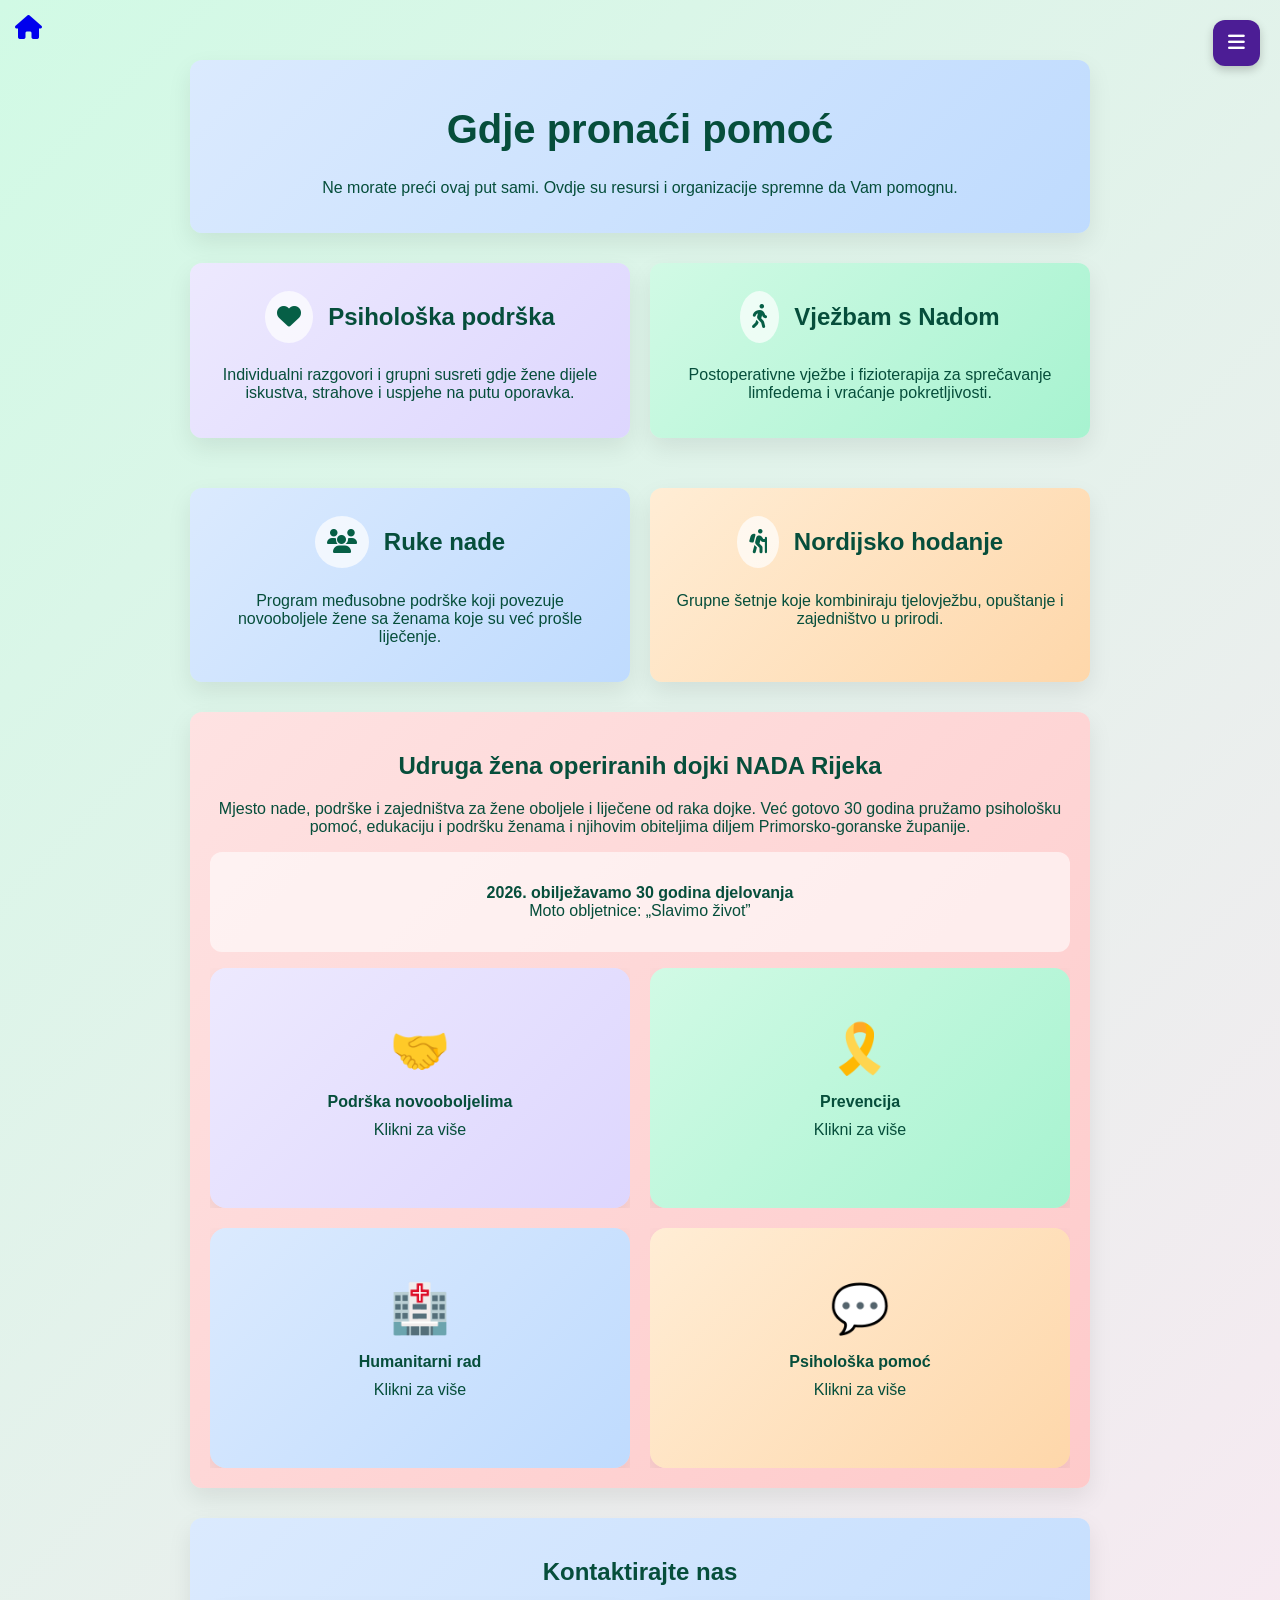
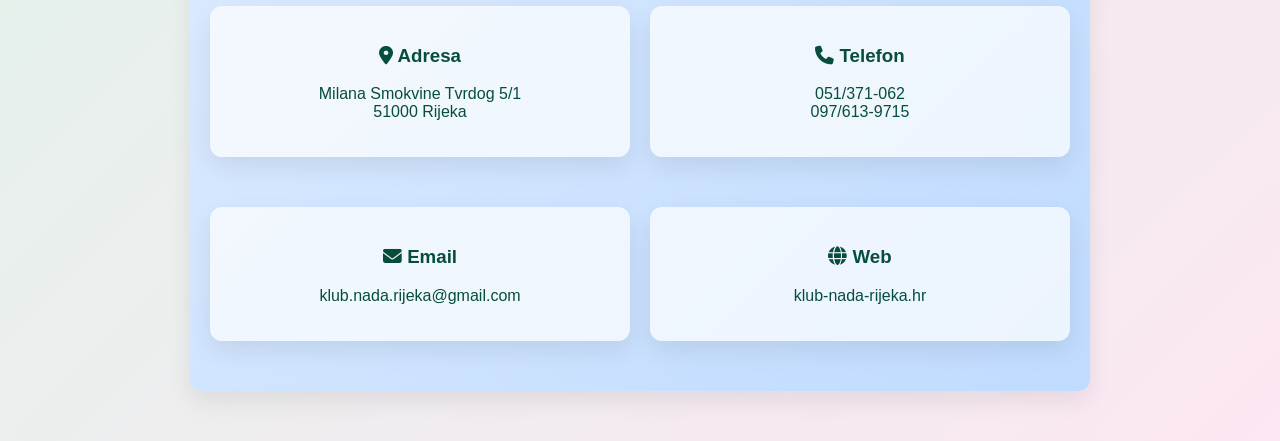
<file: resources.html>
<!DOCTYPE html>
<html lang="hr">
<head>
    <meta charset="UTF-8">
    <meta name="viewport" content="width=device-width, initial-scale=1.0">
    <title>Udruga Nada</title>

    <!-- Font Awesome za ikone -->
    <link rel="stylesheet" href="https://cdnjs.cloudflare.com/ajax/libs/font-awesome/6.5.1/css/all.min.css">

    <!-- Tvoj style.css -->
    <link rel="stylesheet" href="style.css">

<style>
    .card-container {
    perspective: 1000px;
    height: 240px;
    cursor: pointer;
}

.card-inner {
    position: relative;
    width: 100%;
    height: 100%;
    transition: transform 0.7s;
    transform-style: preserve-3d;
}

.card-container.flipped .card-inner {
    transform: rotateY(180deg);
}

.card-front,
.card-back {
    position: absolute;
    width: 100%;
    height: 100%;
    border-radius: 16px;
    padding: 20px;
    box-sizing: border-box;

    display: flex;
    flex-direction: column;
    justify-content: center;
    align-items: center;

    backface-visibility: hidden;

    box-shadow: 0 10px 25px rgba(0,0,0,0.08);
}

.card-back {
    background: white;
    transform: rotateY(180deg);
    color: #374151;
    text-align: center;
}

.card-front p {
    margin-top: 10px;
}
</style>
    
</head>
<body>

<a href="index.html" class="back"> <i class="fa fa-home" aria-hidden="true" style="font-size: x-large; ;"></i></a>

<button id="menu-open" class="menu-trigger">
    <i class="fa-solid fa-bars"></i>
</button>

<nav id="side-menu" class="side-nav">
    <button id="menu-close" class="menu-close-btn">
        <i class="fa-solid fa-xmark"></i>
    </button>
    
    <div class="nav-links">
        <h3>Izbornik</h3>
        <a href="index.html"><i class="fa-solid fa-house"></i> Početna</a>
        <a href="avoid.html"><i class="fa-solid fa-apple-whole"></i>Što izbjegavati?</a>
        <a href="food.html"><i class="fa-solid fa-utensils"></i> Što jesti?</a>
        <a href="nausea.html"><i class="fa-solid fa-droplet"></i> Mučnina i apetit</a>
        <a href="resources.html" class="active"><i class="fa-solid fa-heart"></i> Pomoć i resursi</a>
        <a href="taste.html"><i class="fa-solid fa-carrot"></i>Promjena okusa </a>
    </div>
</nav>

<div id="menu-overlay" class="overlay"></div>



<div class="container">

   


    <!-- HERO -->
    <div class="card blue">
        <h1>Gdje pronaći pomoć</h1>
        <p>
            Ne morate preći ovaj put sami.
            Ovdje su resursi i organizacije spremne da Vam pomognu.
        </p>
    </div>

    <!-- PROGRAMI I PODRŠKA -->
<div class="grid">

    <div class="card purple">
        <div class="title-row">
            <div class="icon">
                <i class="fa-solid fa-heart"></i>
            </div>
            <h2>Psihološka podrška</h2>
        </div>

        <p>
            Individualni razgovori i grupni susreti gdje žene dijele iskustva,
            strahove i uspjehe na putu oporavka.
        </p>
    </div>

    <div class="card green">
        <div class="title-row">
            <div class="icon">
                <i class="fa-solid fa-person-walking"></i>
            </div>
            <h2>Vježbam s Nadom</h2>
        </div>

        <p>
            Postoperativne vježbe i fizioterapija za sprečavanje limfedema
            i vraćanje pokretljivosti.
        </p>
    </div>

    <div class="card blue">
        <div class="title-row">
            <div class="icon">
                <i class="fa-solid fa-users"></i>
            </div>
            <h2>Ruke nade</h2>
        </div>

        <p>
            Program međusobne podrške koji povezuje novooboljele žene
            sa ženama koje su već prošle liječenje.
        </p>
    </div>

    <div class="card orange">
        <div class="title-row">
            <div class="icon">
                <i class="fa-solid fa-person-hiking"></i>
            </div>
            <h2>Nordijsko hodanje</h2>
        </div>

        <p>
            Grupne šetnje koje kombiniraju tjelovježbu,
            opuštanje i zajedništvo u prirodi.
        </p>
    </div>

</div>

<!-- O UDRUZI -->
<div class="card red">

    <h2>Udruga žena operiranih dojki NADA Rijeka</h2>

    <p>
        Mjesto nade, podrške i zajedništva za žene oboljele i liječene od raka dojke.
        Već gotovo 30 godina pružamo psihološku pomoć, edukaciju i podršku ženama
        i njihovim obiteljima diljem Primorsko-goranske županije.
    </p>

    <div class="info-box">
        <p>
            <strong>2026. obilježavamo 30 godina djelovanja</strong><br>
            Moto obljetnice: „Slavimo život”
        </p>
    </div>

    <div class="grid" style="padding-top: 1rem;">

        <!-- FLIP CARD 1 -->
        <div class="card-container" onclick="this.classList.toggle('flipped')">

            <div class="card-inner">

                <div class="card-front purple">
                    <div class="icon-large">🤝</div>
                    <strong>Podrška novooboljelima</strong>
                    <p>Klikni za više</p>
                </div>

                <div class="card-back">
                    <p>
                        Novooboljele žene mogu dobiti besplatno psihološko savjetovanje,
                        podršku i razgovor sa ženama koje su prošle slično iskustvo.
                    </p>
                </div>

            </div>

        </div>

        <!-- FLIP CARD 2 -->
        <div class="card-container" onclick="this.classList.toggle('flipped')">

            <div class="card-inner">

                <div class="card-front green">
                    <div class="icon-large">🎗️</div>
                    <strong>Prevencija</strong>
                    <p>Klikni za više</p>
                </div>

                <div class="card-back">
                    <p>
                        Organiziramo edukacije, Dan narcisa i Dan ružičaste vrpce
                        kako bismo potaknuli rano otkrivanje raka dojke.
                    </p>
                </div>

            </div>

        </div>

        <!-- FLIP CARD 3 -->
        <div class="card-container" onclick="this.classList.toggle('flipped')">

            <div class="card-inner">

                <div class="card-front blue">
                    <div class="icon-large">🏥</div>
                    <strong>Humanitarni rad</strong>
                    <p>Klikni za više</p>
                </div>

                <div class="card-back">
                    <p>
                        Zahvaljujući donacijama osigurane su fotelje za kemoterapiju,
                        bolesnički kreveti i druga oprema za KBC Rijeka.
                    </p>
                </div>

            </div>

        </div>

        <!-- FLIP CARD 4 -->
        <div class="card-container" onclick="this.classList.toggle('flipped')">

            <div class="card-inner">

                <div class="card-front orange">
                    <div class="icon-large">💬</div>
                    <strong>Psihološka pomoć</strong>
                    <p>Klikni za više</p>
                </div>

                <div class="card-back">
                    <p>
                        Strah, tuga i zbunjenost nakon dijagnoze su normalni.
                        Niste sami i razgovor može pomoći.
                    </p>
                </div>

            </div>

        </div>

    </div>

</div>

    <!-- KONTAKT -->
<div class="card blue">

    <h2>Kontaktirajte nas</h2>

    <div class="grid">

        <div class="card">
            <h3><i class="fa-solid fa-location-dot"></i> Adresa</h3>

            <p>
                Milana Smokvine Tvrdog 5/1<br>
                51000 Rijeka
            </p>
        </div>

        <div class="card">
            <h3><i class="fa-solid fa-phone"></i> Telefon</h3>

            <p>
                051/371-062<br>
                097/613-9715
            </p>
        </div>

        <div class="card">
            <h3><i class="fa-solid fa-envelope"></i> Email</h3>

            <p>
                klub.nada.rijeka@gmail.com
            </p>
        </div>

        <div class="card">
            <h3><i class="fa-solid fa-globe"></i> Web</h3>

            <p>
                klub-nada-rijeka.hr
            </p>
        </div>

    </div>

</div>

</div>

<script src="script.js"></script>

</body>
</html>
</file>
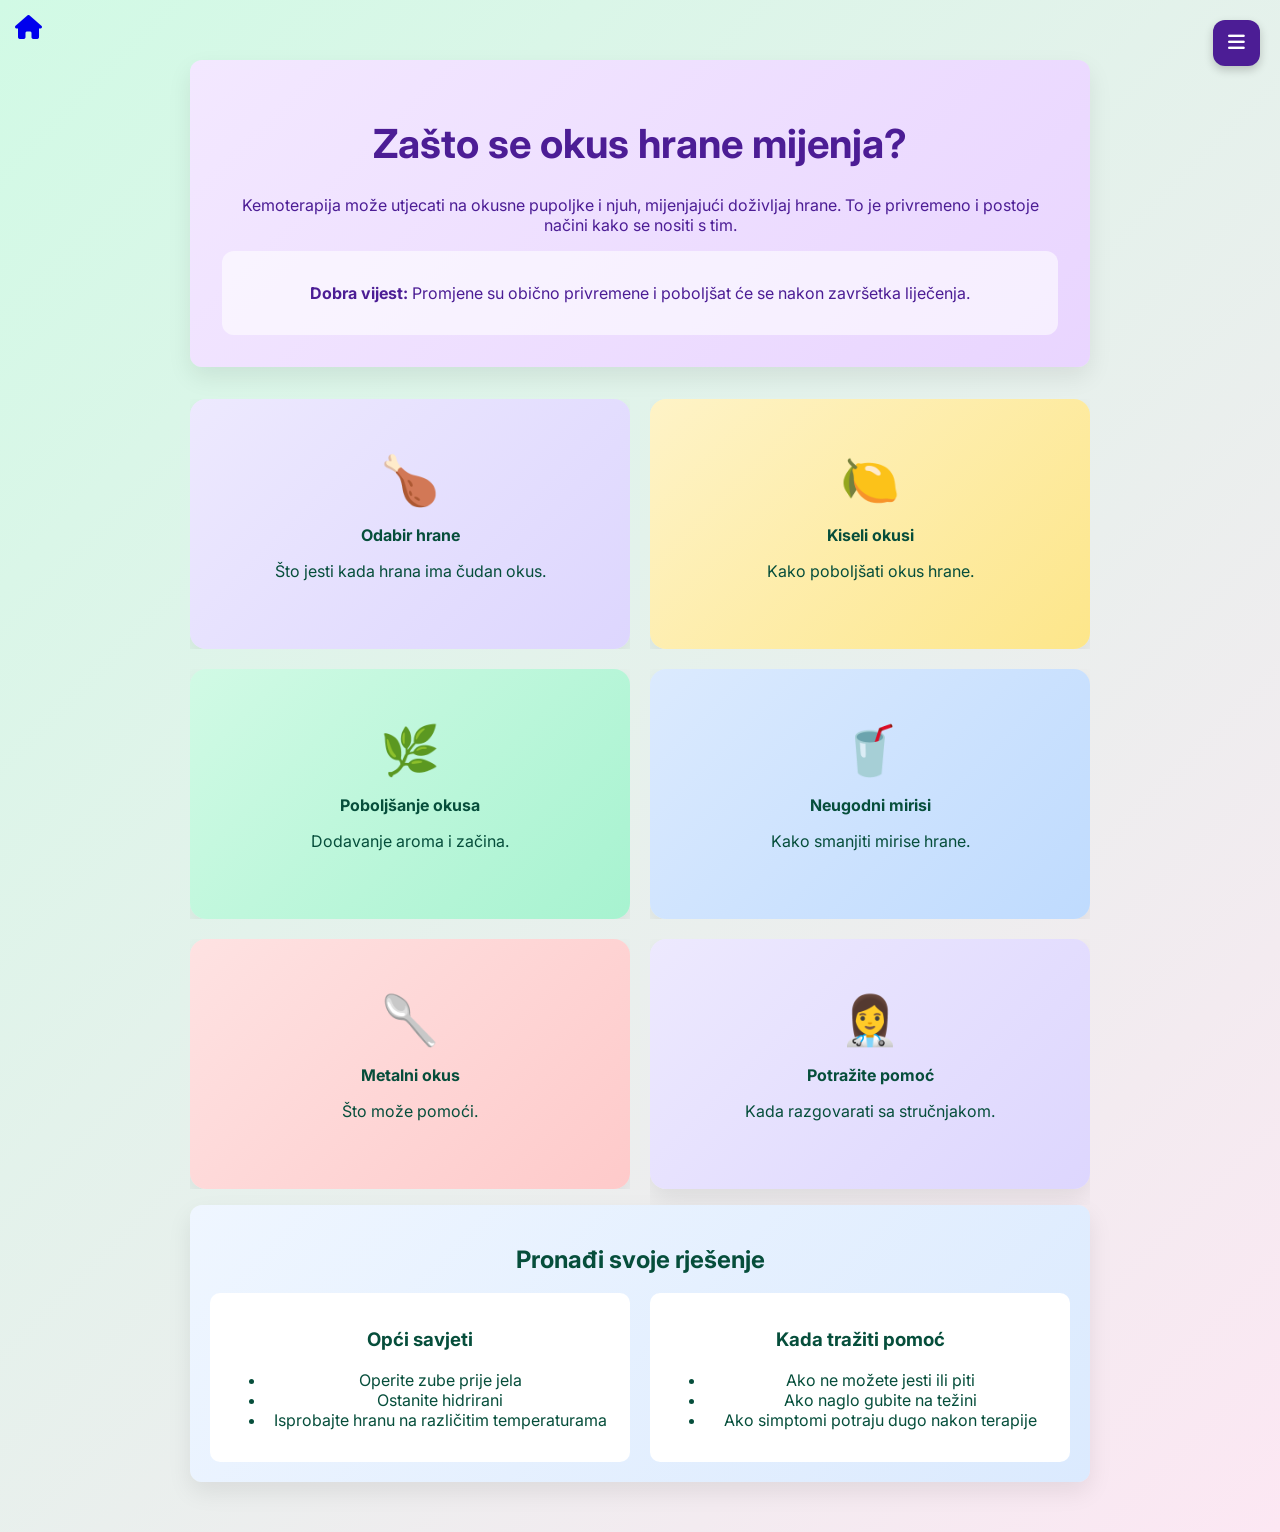
<file: taste.html>
<!DOCTYPE html>
<html lang="en">
<head>
    <meta charset="UTF-8">
    <meta name="viewport" content="width=device-width, initial-scale=1.0">
    <link rel="stylesheet" href="https://cdnjs.cloudflare.com/ajax/libs/font-awesome/6.5.0/css/all.min.css">
    
    <title>Udruga Nada</title>

    <!-- Google font -->
    <link href="https://fonts.googleapis.com/css2?family=Inter:wght@300;400;600&display=swap" rel="stylesheet">

    <link rel="stylesheet" href="style.css">

    <style>
        .card-container {
    perspective: 1000px;
    height: 250px;
    cursor: pointer;
}

.card-inner { /* Ovaj div će se okretati */
    position: relative;
    width: 100%;
    height: 100%;
    transition: transform 0.7s;
    transform-style: preserve-3d;
}

.card-container.flipped .card-inner {
    transform: rotateY(180deg); 
}

.card-front,
.card-back {
    position: absolute; /* Postavljamo oba lica na isto mjesto */
    width: 100%;
    height: 100%;
    border-radius: 16px;
    backface-visibility: hidden;
    padding: 20px;
    box-sizing: border-box;

    display: flex;
    flex-direction: column;
    justify-content: center;
    align-items: center;

    box-shadow: 0 10px 25px rgba(0,0,0,0.08);
}

.card-front {
    color: #064e3b;
}

.card-back {
    background: white;
    transform: rotateY(180deg); /* Okrećemo stražnju stranu da bude skrivena na početku */
    color: #374151;
    text-align: left;
}

.card-back ul {
    padding-left: 20px;
}

.card-back li {
    margin-bottom: 10px;
    line-height: 1.5;
}

.card-container:hover .card-front {
    transform: scale(1.02);
}
    </style>
</head>
<body>
    
  <a href="index.html" class="back"> <i class="fa fa-home" aria-hidden="true" style="font-size: x-large; ;"></i></a> 
  <button id="menu-open" class="menu-trigger">
    <i class="fa-solid fa-bars"></i>
</button>

<nav id="side-menu" class="side-nav">
    <button id="menu-close" class="menu-close-btn">
        <i class="fa-solid fa-xmark"></i>
    </button>
    
    <div class="nav-links">
        <h3>Izbornik</h3>
        <a href="index.html"><i class="fa-solid fa-house"></i> Početna</a>
        <a href="avoid.html"><i class="fa-solid fa-apple-whole"></i>Što izbjegavati?</a>
        <a href="food.html"><i class="fa-solid fa-utensils"></i> Što jesti?</a>
        <a href="nausea.html"><i class="fa-solid fa-droplet"></i> Mučnina i apetit</a>
        <a href="resources.html"><i class="fa-solid fa-heart"></i> Pomoć i resursi</a>
        <a href="taste.html" class="active"><i class="fa-solid fa-carrot"></i>Promjena okusa </a>
    </div>
</nav>

<div id="menu-overlay" class="overlay"></div>

<div class="container">
   

    <div class="card purple-hero">
        <h1>Zašto se okus hrane mijenja?</h1>
        <p>Kemoterapija može utjecati na okusne pupoljke i njuh, mijenjajući doživljaj hrane. To je privremeno i postoje načini kako se nositi s tim.</p>
        <div class="info-box">
            <p><strong>Dobra vijest:</strong> Promjene su obično privremene i poboljšat će se nakon završetka liječenja.</p>
        </div>
    </div>

<div class="grid">

    <div class="card-container" onclick="this.classList.toggle('flipped')">
        <div class="card-inner">

            <div class="card-front purple">
                <div class="icon-large">🍗</div>
                <strong>Odabir hrane</strong>
                <p>Što jesti kada hrana ima čudan okus.</p>
            </div>

            <div class="card-back">
                <ul>
                    <li>Birajte hranu koja vam izgleda i miriše privlačno.</li>
                    <li>Ako vam meso ima čudan okus, pokušajte s piletinom ili puretinom.</li>
                    <li>Marinirajte hranu u voćnim sokovima ili dressing umacima.</li>
                </ul>
            </div>

        </div>
    </div>

    <div class="card-container" onclick="this.classList.toggle('flipped')">
        <div class="card-inner">

            <div class="card-front yellow">
                <div class="icon-large">🍋</div>
                <strong>Kiseli okusi</strong>
                <p>Kako poboljšati okus hrane.</p>
            </div>

            <div class="card-back">
                <ul>
                    <li>Probajte limun, naranču ili ocat.</li>
                    <li>Kisela hrana može pojačati okus.</li>
                    <li>Ako imate ranice u ustima, izbjegavajte kiselu hranu.</li>
                </ul>
            </div>

        </div>
    </div>

    <div class="card-container" onclick="this.classList.toggle('flipped')">
        <div class="card-inner">

            <div class="card-front green">
                <div class="icon-large">🌿</div>
                <strong>Poboljšanje okusa</strong>
                <p>Dodavanje aroma i začina.</p>
            </div>

            <div class="card-back">
                <ul>
                    <li>Dodajte bosiljak, origano ili ružmarin.</li>
                    <li>Koristite barbecue umake ili luk.</li>
                    <li>Ako je hrana gorka, dodajte malo šećera.</li>
                </ul>
            </div>

        </div>
    </div>

    <div class="card-container" onclick="this.classList.toggle('flipped')">
        <div class="card-inner">

            <div class="card-front blue">
                <div class="icon-large">🥤</div>
                <strong>Neugodni mirisi</strong>
                <p>Kako smanjiti mirise hrane.</p>
            </div>

            <div class="card-back">
                <ul>
                    <li>Poslužujte hranu na sobnoj temperaturi.</li>
                    <li>Pijte kroz slamku.</li>
                    <li>Kuhajte uz otvoren prozor ili napu.</li>
                </ul>
            </div>

        </div>
    </div>

    <div class="card-container" onclick="this.classList.toggle('flipped')">
        <div class="card-inner">

            <div class="card-front red">
                <div class="icon-large">🥄</div>
                <strong>Metalni okus</strong>
                <p>Što može pomoći.</p>
            </div>

            <div class="card-back">
                <ul>
                    <li>Koristite plastični pribor za jelo.</li>
                    <li>Kuhajte u staklenim posudama.</li>
                    <li>Održavajte usta čistima.</li>
                </ul>
            </div>

        </div>
    </div>

    <div class="card-container" onclick="this.classList.toggle('flipped')" style="padding-bottom: 1rem;">
        <div class="card-inner">

            <div class="card-front purple">
                <div class="icon-large">👩‍⚕️</div>
                <strong>Potražite pomoć</strong>
                <p>Kada razgovarati sa stručnjakom.</p>
            </div>

            <div class="card-back">
                <ul>
                    <li>Razgovarajte s nutricionistom.</li>
                    <li>Posjetite stomatologa ako simptomi traju.</li>
                    <li>Obavijestite liječnika ako ne možete jesti.</li>
                </ul>
            </div>

        </div>
    </div>

</div>

    <div class="card blue-section">
        <h2>Pronađi svoje rješenje</h2>
        
        
        <div class="grid">
            <div class="sub-card">
                <h3>Opći savjeti</h3>
                <ul>
                    <li>Operite zube prije jela</li>
                    <li>Ostanite hidrirani</li>
                    <li>Isprobajte hranu na različitim temperaturama</li>
                </ul>
            </div>
            <div class="sub-card">
                <h3>Kada tražiti pomoć</h3>
                <ul>
                    <li>Ako ne možete jesti ili piti</li>
                    <li>Ako naglo gubite na težini</li>
                    <li>Ako simptomi potraju dugo nakon terapije</li>
                </ul>
            </div>
        </div>
    </div>
</div>

<script  src="script.js"></script>

</body>
</html>
</file>
<file: style.css>
body {
            font-family: 'Inter', sans-serif;
            margin: 0;
             background: linear-gradient(
                135deg,
                #d1fae5,   
                 #fce7f3    
    );

            color: #064e3b;
        }

        .container {
            max-width: 900px;
            margin: auto;
            padding: 20px;
        }

        h1 {
            font-size: 2.5rem;
            text-align: center;
        }

        p {
            text-align: center;
        }

        .image {
            width: 100%;
            border-radius: 16px;
            margin: auto;
            height: auto;
            text-align: center;
        }

        .card {
            background: rgba(255,255,255,0.7);
            padding: 20px;
            border-radius: 12px;
            margin-bottom: 30px;
            text-align: center;
            box-shadow: 0 10px 25px rgba(0,0,0,0.08);
            transition: 0.3s;
        }

        .card:hover {
            transform: translateY(-5px);
            box-shadow: 0 15px 35px rgba(0,0,0,0.12);
        }

        .grid {
            display: grid;
            grid-template-columns: 1fr;
            gap: 20px;
        }

        @media (min-width: 768px) {
            .grid {
                grid-template-columns: 1fr 1fr;
            }
        }

        .nav-card {
            padding: 20px;
            border-radius: 16px;
            background: linear-gradient(135deg, #d1fae5, #a7f3d0);
            transition: 0.3s;
            text-decoration: none;
            color: inherit;
             display: flex;
    align-items: center;
    gap: 15px;
       justify-content: space-between; /* KLJUČNO */
    
        }

        .green {
    background: linear-gradient(135deg, #d1fae5, #a7f3d0);
}

.yellow {
    background: linear-gradient(135deg, #fef3c7, #fde68a);
}

.red {
    background: linear-gradient(135deg, #fee2e2, #fecaca);
}

.purple {
    background: linear-gradient(135deg, #ede9fe, #ddd6fe);
}

.blue {
    background: linear-gradient(135deg, #dbeafe, #bfdbfe);
}

.orange {
    background: linear-gradient(135deg, #ffedd5, #fed7aa);
}


        .nav-card:hover {
            transform: scale(1.05);
        }

        footer {
            text-align: center;
            margin-top: 40px;
            padding: 20px;
            background: rgba(255,255,255,0.7);
            border-radius: 12px;
        }

        .icon {
    font-size: 24px;
    background: rgba(255,255,255,0.7);
    padding: 12px;
    border-radius: 50%;
    color: #065f46;
}

.arrow {
    font-size: 18px;
    opacity: 0.7;
    transition: 0.3s;
  
}

.nav-card:hover .arrow {
    transform: translateX(5px);
}
/*  strelica ide desno a tekst i ikone lijevo */
.left {  
    display: flex;
    align-items: center;
    gap: 15px;
}

/*za index je do ovdje*/

.hover-item {
    cursor: pointer;
    transition: 0.3s;
}

.hover-item:hover {
    transform: scale(1.03);
}

.hidden {
    display: none;
    margin-top: 10px;
    font-size: 14px;
    color: #444;
}

.quiz-btn {
    display: block;
    width: 100%;
    margin: 10px 0;
    padding: 12px;
    border: none;
    border-radius: 10px;
    cursor: pointer;
    background: white;
    transition: 0.3s;
}

.quiz-btn:hover {
    background: #eee;
}

/*odmaknuta strelica od ruba i teksta*/
.back {
    top: 15px;
    margin-left: 15px;
    margin-top: 15px;
    display: inline-block;
    position: sticky;
}


.title-row {
    display: flex;
    align-items: center;
    gap: 15px;
    justify-content: center; 
    margin-bottom: 10px;
}


/* 1. Osiguraj da kartica može držati tooltip unutar sebe ili iznad sebe */
.food-item.hover-item.card {
    position: relative;
    cursor: pointer;
}

/* 2. Kreiranje tooltipa */
.food-item.hover-item.card::after {
    content: "klikni me"; /* Tekst tooltipa */
    position: absolute;
    bottom: 90%;      /* Pozicija iznad kartice */
    left: 50%;
    transform: translateX(-50%);
    
    /* Stilovi za izgled */
    background-color: rgba(0, 0, 0, 0.85);
    color: white;
    padding: 6px 12px;
    border-radius: 6px;
    font-size: 13px;
    font-weight: normal;
    white-space: nowrap;
    
    /* Sakrij ga dok nije hover */
    opacity: 0;
    visibility: hidden;
    transition: opacity 0.2s ease-in-out;
    pointer-events: none; /* Da ne smeta klikanju */
}

/* 3. Prikazivanje na hover */
.food-item.hover-item.card:hover::after {
    opacity: 1;
    visibility: visible;
}


/* Specifični gradijenti za sekcije */
.purple-hero {
    background: linear-gradient(135deg, #f3e8ff 0%, #e9d5ff 100%);
    color: #4c1d95;
    padding: 2rem;
    margin-bottom: 2rem;
}

.amber-section {
    background: linear-gradient(135deg, #fffbeb 0%, #fef3c7 100%);
    border: 1px solid #fcd34d;
    margin-bottom: 2rem;
    transition: all 0.5s ease;
}

.blue-section {
    background: linear-gradient(135deg, #eff6ff 0%, #dbeafe 100%);
}

.info-box {
    background: rgba(255, 255, 255, 0.6);
    padding: 1rem;
    border-radius: 12px;
    margin-top: 1rem;
}

/* Stilovi za simptome */
.symptom-card {
    text-align: center;
    cursor: pointer;
    transition: transform 0.3s ease, ring 0.3s ease;
}

.symptom-card:hover {
    transform: translateY(-5px);
}

.symptom-card.active {
    outline: 4px solid #a855f7; /* Purple ring */
}

.icon-large {
    font-size: 3rem;
    margin-bottom: 1rem;
}

/* Rješenja lista */
.solution-grid {
    display: flex;
    flex-direction: column;
    gap: 10px;
    margin-top: 1rem;
}

.solution-item {
    background: white;
    padding: 1rem;
    border-radius: 10px;
    display: flex;
    align-items: center;
    gap: 15px;
    box-shadow: 0 2px 5px rgba(0,0,0,0.05);
    animation: slideIn 0.4s ease forwards;
}

.number-badge {
    background: #fef3c7;
    color: #92400e;
    width: 30px;
    height: 30px;
    border-radius: 50%;
    display: flex;
    align-items: center;
    justify-content: center;
    font-weight: bold;
    flex-shrink: 0;
}

/* Utility */
.hidden { display: none; }
.text-amber { color: #d97706; }

.sub-card {
    background: white;
    padding: 1rem;
    border-radius: 10px;
}

@keyframes slideIn {
    from { opacity: 0; transform: translateX(-20px); }
    to { opacity: 1; transform: translateX(0); }
}

/* Stil za gumb koji otvara meni */
.menu-trigger {
    position: fixed;
    top: 20px;
    right: 20px;
    z-index: 999;
    background: #4c1d95; /* Ljubičasta boja kao u  dizajnu */
    color: white;
    border: none;
    padding: 12px 15px;
    border-radius: 12px;
    cursor: pointer;
    box-shadow: 0 4px 10px rgba(0,0,0,0.2);
    font-size: 1.2rem;
    transition: 0.3s;
}

.menu-trigger:hover {
    transform: scale(1.1);
    background: #6d28d9;
}

/* Osnovni stilovi za bočni meni */
.side-nav {
    position: fixed;
    top: 0;
    right: -400px; /* Početno sakriveno desno */
    width: 280px;
    height: 100vh;
    background: rgba(255, 255, 255, 0.95);
    backdrop-filter: blur(10px);
    z-index: 1001;
    box-shadow: -5px 0 15px rgba(0,0,0,0.1);
    transition: 0.4s cubic-bezier(0.4, 0, 0.2, 1);
    padding: 2rem;
    display: flex;
    flex-direction: column;
}

.side-nav.open {
    right: 0; /* Prikazuje se */
}

/* Linkovi unutar menija */
.nav-links h3 {
    color: #4c1d95;
    margin-bottom: 2rem;
    border-bottom: 2px solid #f3e8ff;
    padding-bottom: 10px;
}

.nav-links {
    display: flex;
    flex-direction: column;
    gap: 15px;
}

.nav-links a {
    text-decoration: none;
    color: #374151;
    font-size: 1.1rem;
    padding: 10px 15px;
    border-radius: 8px;
    transition: 0.3s;
    display: flex;
    align-items: center;
    gap: 12px;
}

.nav-links a:hover {
    background: #f3e8ff;
    color: #6d28d9;
    padding-left: 20px;
}

.active{
    background: #f3e8ff;
    color: #6d28d9;
    padding-left: 20px;
}

/* Gumb za zatvaranje unutar menija */
.menu-close-btn {
    align-self: flex-end;
    background: none;
    border: none;
    font-size: 1.5rem;
    color: #9ca3af;
    cursor: pointer;
    margin-bottom: 1rem;
}

.menu-close-btn:hover {
    color: #ef4444;
}

/* Tamna pozadina (overlay) */
.overlay {
    position: fixed;
    top: 0;
    left: 0;
    width: 100vw;
    height: 100vh;
    background: rgba(0,0,0,0.4);
    display: none;
    z-index: 1000;
}

.overlay.visible {
    display: block;
}



img {
    max-width: 100%;
    height: auto;
    display: block;
}

/* osigurava da ništa ne izlazi iz kartica */
.card,
.card-container,
.card-front,
.card-back {
    overflow: hidden;
}

/* ako neka slika treba biti “lijepo cropana” */
.card img {
    width: 100%;
    object-fit: cover;
    border-radius: 12px;
}
</file>
